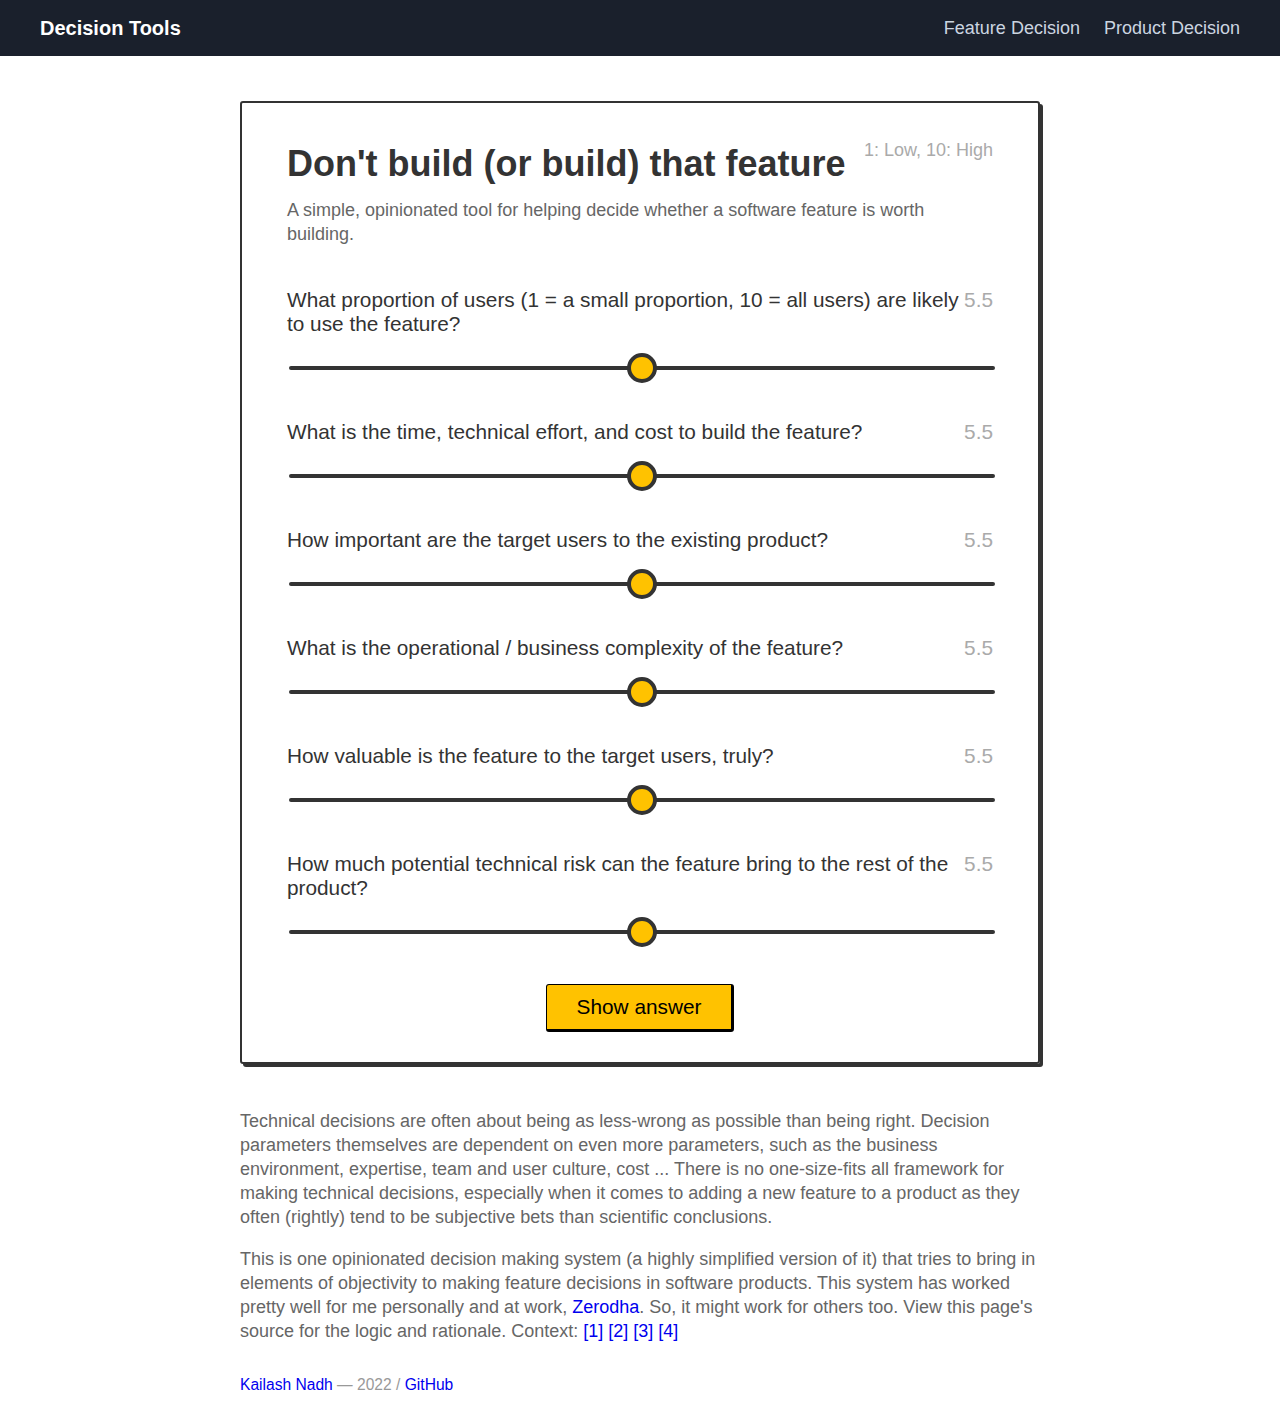
<file: index.html>
<!DOCTYPE html>
<html lang="en-US">
<head>
    <meta charset="utf-8" />
    <title>Don't build (or build) that feature</title>
    <meta name="description" content="A simple, opinionated decision system to help decide whether to build a software feature or not." />
    <link rel="shortcut icon" href="https://dont.build/favicon.png" />
    <meta property="og:image" content="https://dont.build/thumb.png">
    <meta name="viewport" content="width=device-width, initial-scale=1" />
    <link href="style.css?v=2" rel="stylesheet" type="text/css" />
</head>
<body>
    <nav class="navbar">
        <div class="nav-container">
            <a href="/" class="nav-brand">Decision Tools</a>
            <div class="nav-links">
                <a href="index.html" class="nav-link" id="feature-link">Feature Decision</a>
                <a href="product.html" class="nav-link" id="product-link">Product Decision</a>
            </div>
        </div>
    </nav>

<div class="container">
    <section class="box">
        <p class="help">1: Low, 10: High</p>
        <h1 class="title">Don't build (or build) that feature</h1>
        <p>A simple, opinionated tool for helping decide whether a software feature is worth building.</p>
        <br />
        <form class="form">
            <fieldset class="p-users">
                <span class="value"></span>
                <label>What proportion of users (1 = a small proportion, 10 = all users) are likely to use the feature?</label>
                <input type="range" min="1" max="10" step="0.5" value="5.5" />
            </fieldset> 
            <fieldset class="p-effort">
                <span class="value"></span>
                <label>What is the time, technical effort, and cost to build the feature?</label>
                <input type="range" min="1" max="10" step="0.5" value="5.5" />
            </fieldset>
            <fieldset class="p-user-value">
                <span class="value"></span>
                <label>How important are the target users to the existing product?</label>
                <input type="range" min="1" max="10" step="0.5" value="5.5" />
            </fieldset>
            <fieldset class="p-operational-complexity">
                <span class="value"></span>
                <label>What is the operational / business complexity of the feature?</label>
                <input type="range" min="1" max="10" step="0.5" value="5.5" />
            </fieldset>
            <fieldset class="p-feature-value">
                <span class="value"></span>
                <label>How valuable is the feature to the target users, truly?</label>
                <input type="range" min="1" max="10" step="0.5" value="5.5" />
            </fieldset>
            <fieldset class="p-negative-impact">
                <span class="value"></span>
                <label>How much potential technical risk can the feature bring to the rest of the product?</label>
                <input type="range" min="1" max="10" step="0.5" value="5.5" />
            </fieldset>
        </form>
        <div class="text-center">
          <button id="btn-toggle-answer">Show answer</button>
        </div>
        <div class="answer hide">
            <h1><span><span class="bool"></span> (<span class="percent"></span>)</span></h1>
            <textarea class="summary" readonly></textarea>
            <textarea hidden class="md-summary" readonly></textarea>
            <button class="copy">Copy</button>
            <button class="copy-md">Copy as Markdown</button>
        </div>
    </section>

    <noscript><h1>This page requires Javascript to function.</h1></noscript>

    <section>
        <p>
            Technical decisions are often about being as less-wrong as possible than being right.
            Decision parameters themselves are dependent on even more parameters, such as the business environment, expertise, team and user culture,
            cost ... There is no one-size-fits all framework for making technical decisions, especially when it comes
            to adding a new feature to a product as they often (rightly) tend to be subjective bets than scientific conclusions.
        </p>
        <p>
            This is one opinionated decision making system (a highly simplified version of it) that tries to bring in
            elements of objectivity to making feature decisions in software products. This system has worked pretty well for me personally
            and at work, <a href="https://zerodha.com">Zerodha</a>. So, it might work for others too. View this page's source for the logic and rationale. 
            Context:
            <a href="https://zerodha.tech/blog/hello-world/">[1]</a>
            <a href="https://zerodha.tech/blog/scaling-with-common-sense/">[2]</a>
            <a href="https://zerodha.tech/blog/being-future-ready-with-common-sense/">[3]</a>
            <a href="https://nadh.in/blog/fomo-yamo/">[4]</a>
        </p>
    </section>
    
    <footer><a href="https://nadh.in">Kailash Nadh</a> &mdash; 2022 / <a href="https://github.com/knadh/dont.build">GitHub</a></footer>
</div>


<script>
(function() {
    const params = [
        { weight: 0.10, value: 5.5, negative: false, name: 'p-users', },
        { weight: 0.20, value: 5.5, negative: false, name: 'p-user-value',},
        { weight: 0.20, value: 5.5, negative: false, name: 'p-feature-value',},
        { weight: 0.15, value: 5.5, negative: true,  name: 'p-effort', },
        { weight: 0.20, value: 5.5, negative: true,  name: 'p-negative-impact',},
        { weight: 0.15, value: 5.5, negative: true,  name: 'p-operational-complexity',},
    ]

    params.forEach((p, n) => {
        let net = 0;
        const inp = document.querySelector(`.${p.name} input`);

        inp.value = p.value;
        inp.oninput = (e) => {
            const val = parseFloat(e.target.value, 64);
            document.querySelector(`.${p.name} .value`).innerText = val;
            p.value = val;

            // Sum all weighted params.
            const sum = params.reduce((prev, pm) => {
                let v = pm.value;
                if (pm.negative) {
                    v = 10 - v;
                }

                return prev + (v / 10 * pm.weight);
            }, 0);

            // Display the results.
            const percent = `${(sum * 100).toFixed(0)}%`

            let b = 'Yes';
            if (sum < 0.5 && sum > 0.46) {
                b = `No, but a close call.`;
            } else if (sum < 0.48) {
                b = `No.`;
            } else if (sum > 0.5 && sum < 0.54) {
                b = `Yes, but a close call.`;
            } else if(sum === 0.5) {
                b = '50-50. Go with the gut.';
            }

            document.querySelector(".answer .percent").innerText = percent;
            document.querySelector(".answer .bool").innerText = b;

            // Print the summary in the textbox.
            let summary = '';
            let mdSummary = '||Question|Answer|\n|---|---|---|\n';
            document.querySelectorAll(".form fieldset").forEach((f, n) => {
                summary += `${n + 1}. ${f.querySelector("label").innerText} = ${f.querySelector("input").value}\n`;
                mdSummary += `|${n + 1}|${f.querySelector("label").innerText}|${f.querySelector("input").value}|\n`;
            });
            summary += `\n=> ${b} (${percent})`;
            mdSummary += `||Result:|${b} (${percent})|`;
            document.querySelector('.summary').value = summary;
            document.querySelector('.md-summary').value = mdSummary;
        };

        inp.dispatchEvent(new Event('input'));
    });
})();

(function () {
    const ans = document.querySelector('.answer');
    const btn = document.querySelector('#btn-toggle-answer');

    btn.addEventListener('click', function() {
        if(ans.style.display === 'block') {
            ans.style.display = 'none';
            btn.innerText = "Show answer";
        } else {
            ans.style.display = 'block';
            btn.innerText = "Hide answer";
        }
    });
})();

(function () {
    const copyBtn = document.querySelector('.copy');
    const copyMdBtn = document.querySelector('.copy-md');

    var copyToClipboard = function(val) {
        var tempTxt=document.createElement("textarea");
        tempTxt.value=val;
        document.body.appendChild(tempTxt);
        tempTxt.select();
        document.execCommand("copy");
        document.body.removeChild(tempTxt);

        let notice = document.createElement("span");
        notice.className = "notice visible";
        notice.innerHTML = "Copied to clipboard.";
        document.body.appendChild(notice);
        setTimeout(() => {
            document.body.removeChild(notice);
        }, 3000);
    }

    copyBtn.addEventListener('click', function() {
        copyToClipboard(document.querySelector('.summary').value);
    });

    copyMdBtn.addEventListener('click', function() {
        copyToClipboard(document.querySelector('.md-summary').value);
    });
})();


        document.addEventListener('DOMContentLoaded', function() {
            const currentPath = window.location.pathname;
            if (currentPath.includes('feature')) {
                document.getElementById('feature-link').classList.add('active');
            } else if (currentPath.includes('product')) {
                document.getElementById('product-link').classList.add('active');
            }
        });

</script>
</body>
</html>
</file>
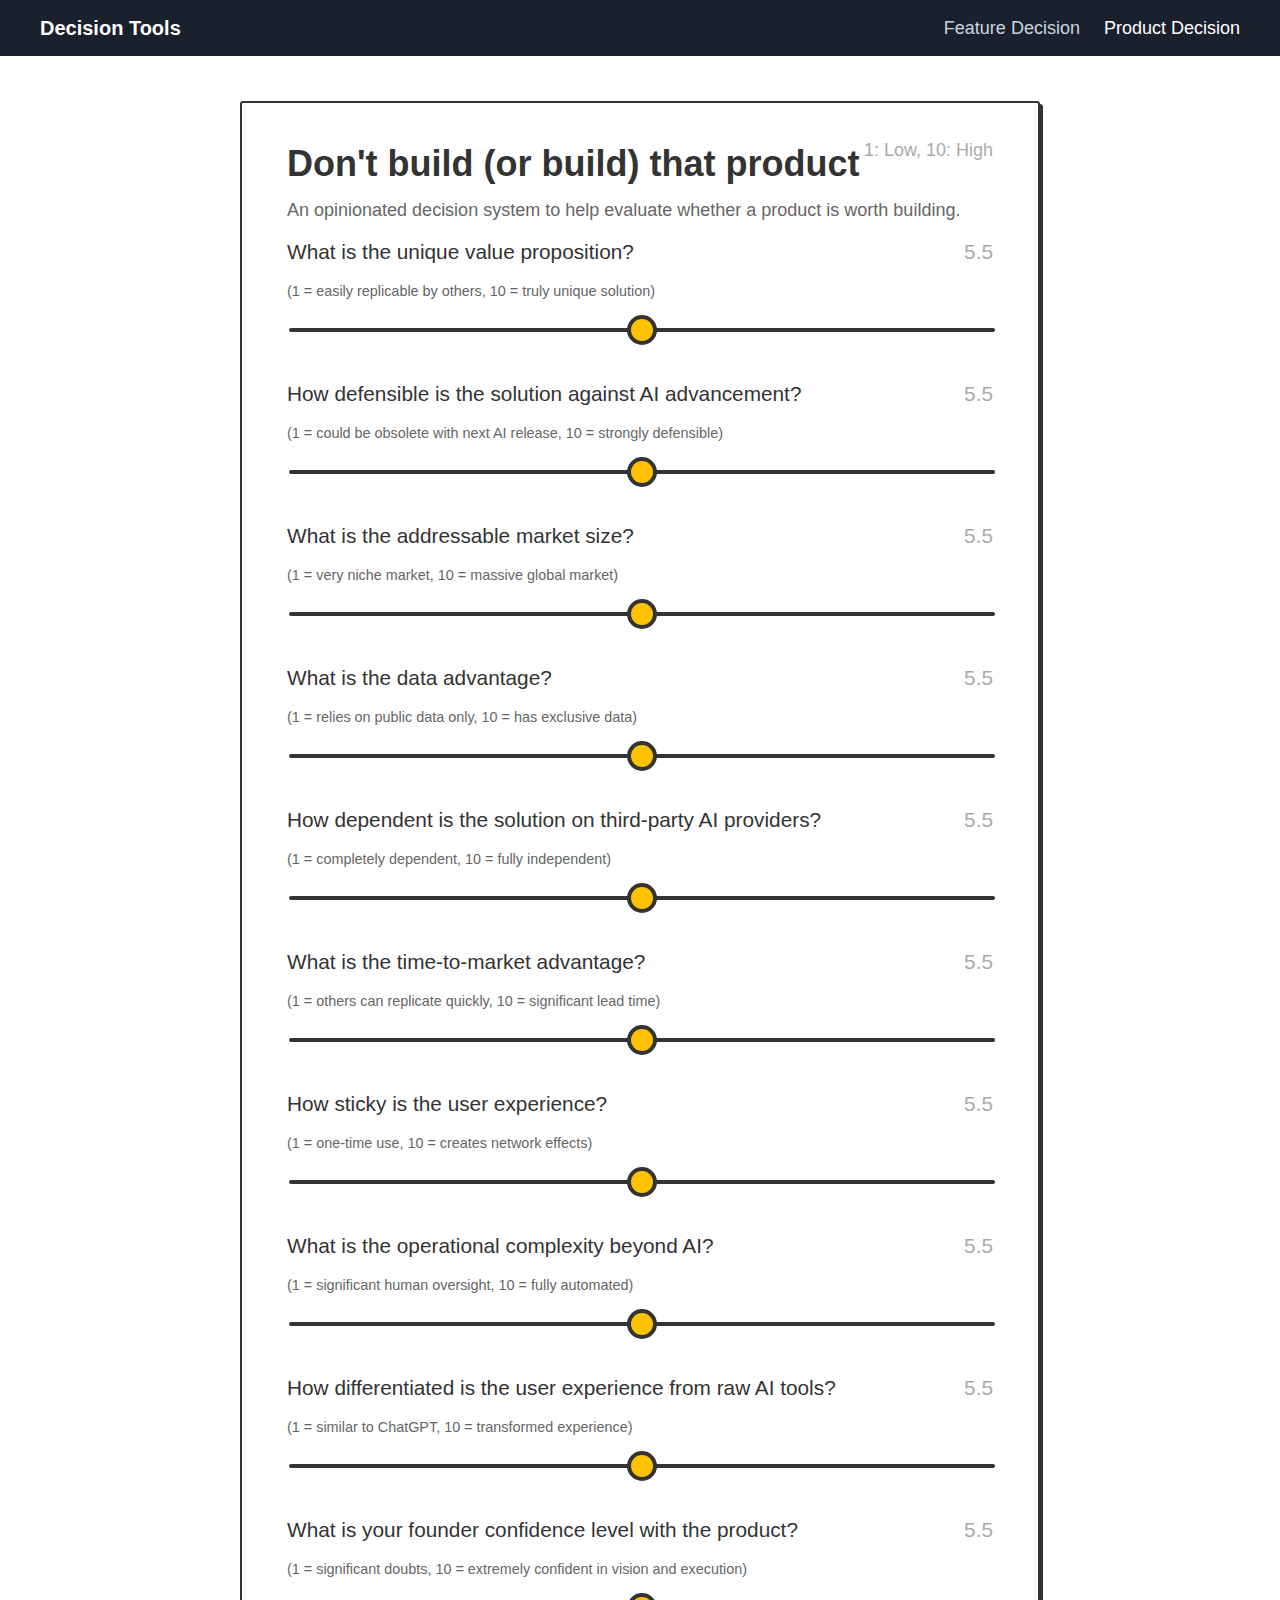
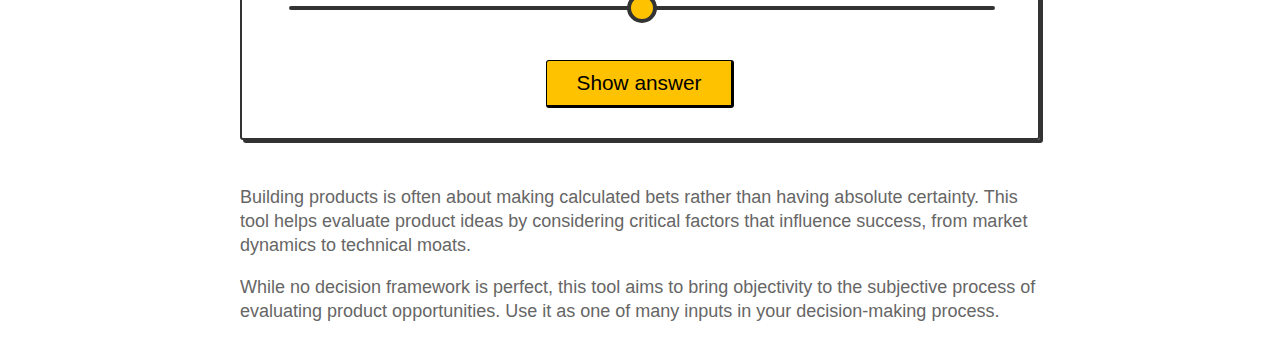
<file: product.html>
<!DOCTYPE html>
<html lang="en">
<head>
    <meta charset="utf-8" />
    <title>Don't build (or build) that product</title>
    <meta name="viewport" content="width=device-width, initial-scale=1" />
    <link href="style.css" rel="stylesheet" type="text/css" />
</head>
<body>
    <nav class="navbar">
        <div class="nav-container">
            <a href="/" class="nav-brand">Decision Tools</a>
            <div class="nav-links">
                <a href="index.html" class="nav-link" id="feature-link">Feature Decision</a>
                <a href="product.html" class="nav-link" id="product-link">Product Decision</a>
            </div>
        </div>
    </nav>
    <div class="container">
        <section class="box">
            <p class="help">1: Low, 10: High</p>
            <h1 class="title">Don't build (or build) that product</h1>
            <p>An opinionated decision system to help evaluate whether a product is worth building.</p>
            
            <form class="form">
                <fieldset>
                    <span class="value">5.5</span>
                    <label>What is the unique value proposition?</label>
                    <p class="description">(1 = easily replicable by others, 10 = truly unique solution)</p>
                    <input type="range" min="1" max="10" step="0.5" value="5.5" />
                </fieldset>

                <fieldset>
                    <span class="value">5.5</span>
                    <label>How defensible is the solution against AI advancement?</label>
                    <p class="description">(1 = could be obsolete with next AI release, 10 = strongly defensible)</p>
                    <input type="range" min="1" max="10" step="0.5" value="5.5" />
                </fieldset>

                <fieldset>
                    <span class="value">5.5</span>
                    <label>What is the addressable market size?</label>
                    <p class="description">(1 = very niche market, 10 = massive global market)</p>
                    <input type="range" min="1" max="10" step="0.5" value="5.5" />
                </fieldset>

                <fieldset>
                    <span class="value">5.5</span>
                    <label>What is the data advantage?</label>
                    <p class="description">(1 = relies on public data only, 10 = has exclusive data)</p>
                    <input type="range" min="1" max="10" step="0.5" value="5.5" />
                </fieldset>

                <fieldset>
                    <span class="value">5.5</span>
                    <label>How dependent is the solution on third-party AI providers?</label>
                    <p class="description">(1 = completely dependent, 10 = fully independent)</p>
                    <input type="range" min="1" max="10" step="0.5" value="5.5" />
                </fieldset>

                <fieldset>
                    <span class="value">5.5</span>
                    <label>What is the time-to-market advantage?</label>
                    <p class="description">(1 = others can replicate quickly, 10 = significant lead time)</p>
                    <input type="range" min="1" max="10" step="0.5" value="5.5" />
                </fieldset>

                <fieldset>
                    <span class="value">5.5</span>
                    <label>How sticky is the user experience?</label>
                    <p class="description">(1 = one-time use, 10 = creates network effects)</p>
                    <input type="range" min="1" max="10" step="0.5" value="5.5" />
                </fieldset>

                <fieldset>
                    <span class="value">5.5</span>
                    <label>What is the operational complexity beyond AI?</label>
                    <p class="description">(1 = significant human oversight, 10 = fully automated)</p>
                    <input type="range" min="1" max="10" step="0.5" value="5.5" />
                </fieldset>

                <fieldset>
                    <span class="value">5.5</span>
                    <label>How differentiated is the user experience from raw AI tools?</label>
                    <p class="description">(1 = similar to ChatGPT, 10 = transformed experience)</p>
                    <input type="range" min="1" max="10" step="0.5" value="5.5" />
                </fieldset>

                <fieldset>
                    <span class="value">5.5</span>
                    <label>What is your founder confidence level with the product?</label>
                    <p class="description">(1 = significant doubts, 10 = extremely confident in vision and execution)</p>
                    <input type="range" min="1" max="10" step="0.5" value="5.5" />
                </fieldset>
            </form>

            <div class="text-center">
                <button id="btn-toggle-answer">Show answer</button>
            </div>

            <div class="answer hide">
                <h1><span><span class="bool"></span> (<span class="percent"></span>)</span></h1>
                <textarea class="summary" readonly></textarea>
                <textarea hidden class="md-summary" readonly></textarea>
                <button class="copy">Copy</button>
                <button class="copy-md">Copy as Markdown</button>
            </div>
        </section>

        <section>
            <p>
                Building products is often about making calculated bets rather than having absolute certainty.
                This tool helps evaluate product ideas by considering critical factors that influence success,
                from market dynamics to technical moats.
            </p>
            <p>
                While no decision framework is perfect, this tool aims to bring objectivity to the subjective
                process of evaluating product opportunities. Use it as one of many inputs in your
                decision-making process.
            </p>
        </section>
    </div>

    <script>
    (function() {
        const questions = [
            { id: 1, weight: 0.15, value: 5.5, negative: false },
            { id: 2, weight: 0.15, value: 5.5, negative: false },
            { id: 3, weight: 0.10, value: 5.5, negative: false },
            { id: 4, weight: 0.10, value: 5.5, negative: false },
            { id: 5, weight: 0.10, value: 5.5, negative: true },
            { id: 6, weight: 0.05, value: 5.5, negative: false },
            { id: 7, weight: 0.10, value: 5.5, negative: false },
            { id: 8, weight: 0.05, value: 5.5, negative: true },
            { id: 9, weight: 0.10, value: 5.5, negative: false },
            { id: 10, weight: 0.10, value: 5.5, negative: false }
        ];

        document.querySelectorAll("fieldset").forEach((fieldset, index) => {
            const input = fieldset.querySelector("input");
            const valueSpan = fieldset.querySelector(".value");

            input.oninput = (e) => {
                const val = parseFloat(e.target.value);
                valueSpan.innerText = val;
                questions[index].value = val;

                // Calculate weighted sum
                const sum = questions.reduce((prev, q) => {
                    let v = q.value;
                    if (q.negative) {
                        v = 10 - v;
                    }
                    return prev + (v / 10 * q.weight);
                }, 0);

                // Display the results
                const percent = `${(sum * 100).toFixed(0)}%`;
                
                let recommendation = '';
                if (sum >= 0.8) {
                    recommendation = 'Strong Build - This product has significant potential';
                } else if (sum >= 0.6) {
                    recommendation = 'Consider Building - Good potential but evaluate risks';
                } else if (sum >= 0.4) {
                    recommendation = 'Caution - Need significant differentiation';
                } else {
                    recommendation = "Don't Build - High risk of commoditization";
                }

                document.querySelector(".answer .percent").innerText = percent;
                document.querySelector(".answer .bool").innerText = recommendation.split(' - ')[0];

                // Update summary
                let summary = '';
                let mdSummary = '||Question|Answer|\n|---|---|---|\n';
                document.querySelectorAll("fieldset").forEach((f, n) => {
                    summary += `${n + 1}. ${f.querySelector("label").innerText} = ${f.querySelector("input").value}\n`;
                    mdSummary += `|${n + 1}|${f.querySelector("label").innerText}|${f.querySelector("input").value}|\n`;
                });
                summary += `\n=> ${recommendation} (${percent})`;
                mdSummary += `||Result:|${recommendation} (${percent})|`;
                document.querySelector('.summary').value = summary;
                document.querySelector('.md-summary').value = mdSummary;
            };
        });

        // Initialize all sliders
        document.querySelectorAll("input[type=range]").forEach(input => {
            input.dispatchEvent(new Event('input'));
        });
    })();

    (function () {
        const ans = document.querySelector('.answer');
        const btn = document.querySelector('#btn-toggle-answer');

        btn.addEventListener('click', function() {
            if(ans.style.display === 'block') {
                ans.style.display = 'none';
                btn.innerText = "Show answer";
            } else {
                ans.style.display = 'block';
                btn.innerText = "Hide answer";
            }
        });
    })();

    (function () {
        const copyBtn = document.querySelector('.copy');
        const copyMdBtn = document.querySelector('.copy-md');

        var copyToClipboard = function(val) {
            var tempTxt = document.createElement("textarea");
            tempTxt.value = val;
            document.body.appendChild(tempTxt);
            tempTxt.select();
            document.execCommand("copy");
            document.body.removeChild(tempTxt);

            let notice = document.createElement("span");
            notice.className = "notice visible";
            notice.innerHTML = "Copied to clipboard.";
            document.body.appendChild(notice);
            setTimeout(() => {
                document.body.removeChild(notice);
            }, 3000);
        }

        copyBtn.addEventListener('click', function() {
            copyToClipboard(document.querySelector('.summary').value);
        });

        copyMdBtn.addEventListener('click', function() {
            copyToClipboard(document.querySelector('.md-summary').value);
        });
    })();

    document.addEventListener('DOMContentLoaded', function() {
        const currentPath = window.location.pathname;
        if (currentPath.includes('feature')) {
            document.getElementById('feature-link').classList.add('active');
        } else if (currentPath.includes('product')) {
            document.getElementById('product-link').classList.add('active');
        }
    });
    </script>
</body>
</html>
</file>
<file: style.css>
:root {
    --primary: #ffc200;
    --secondary: #333;
}

* {
    box-sizing: border-box;
}

html, body {
    margin: 0;
}

body {
    font-family: 'Helvetica Neue', 'Segoe UI', Arial, sans-serif;
    font-size: 18px;
    line-height: 24px;
    color: var(--secondary);
    height: 100%;
    margin: 0;
    padding: 0;
}

h1, h2, h3 {
  line-height: 2rem;
}

a {
    text-decoration: none;
}

p {
  color: #666;
}

fieldset {
  padding: 0;
  margin: 0;
  border: 0;
}

input[type="range"] {
  -webkit-appearance: none;
  width: 100%;
  height: 4px;
  background: var(--secondary);
  border-radius: 3px;
}

input[type="range"]::-webkit-slider-thumb {
  -webkit-appearance: none;
  background: var(--primary);
  height: 30px;
  width: 30px;
  border-radius: 50%;
  cursor: pointer;
  border: 4px solid var(--secondary);
}

input[type="range"]::-moz-range-thumb {
  background: var(--primary);
  border-radius: 100%;
  height: 20px;
  width: 20px;
  cursor: pointer;
  border: 4px solid var(--secondary);
}

input[type=range]::-webkit-slider-runnable-track  {
  -webkit-appearance: none;
  box-shadow: none;
  border: none;
  background: transparent;
}
.navbar {
  background-color: #1a202c;
  padding: 1rem;
  margin-bottom: 2rem;
}

.nav-container {
  max-width: 1200px;
  margin: 0 auto;
  display: flex;
  justify-content: space-between;
  align-items: center;
}

.nav-brand {
  color: white;
  font-weight: bold;
  font-size: 1.25rem;
  text-decoration: none;
}

.nav-links {
  display: flex;
  gap: 1.5rem;
}

.nav-link {
  color: #cbd5e0;
  text-decoration: none;
  transition: color 0.2s;
}

.nav-link:hover {
  color: white;
}

.nav-link.active {
  color: white;
  font-weight: 500;
}


button {
    background: var(--primary);
    cursor: pointer;
    border-color: #000;
    padding: 10px 30px;
    font-size: 1.3rem;
    border-width: 1px 3px 3px 1px;
    border-style: solid;
    border-radius: 3px;
}
    button:hover {
        background: #aaa;
    }

.text-center {
  text-align: center;
}

.container {
    max-width: 800px;
    margin: 45px auto 30px auto;
}
.box {
    padding: 30px 45px;
    border: 1px solid #ddd;
    border-radius: 3px;
    border: 2px solid var(--secondary);
    box-shadow: 3px 3px 0px var(--secondary);   
    margin-bottom: 45px;
}

.container .title {
  margin: 15px 0 0px 0;
}

.help {
  margin-top: 5px;
}

.form {
  clear: both;
}
.form fieldset {
  font-size: 1.3rem;
  margin-bottom: 45px;
}
  .form label {
    display: block;
    margin-bottom: 15px;
  }
  .form .value, .help {
    float: right;
    color: #aaa;
  }

.answer {
  text-align: center;
  display: none;
}
.answer h1 {
  margin: 30px 0;
  font-size: 3rem;
  line-height: 3rem;
}
  .answer span {
    display: inline-block;
    background: var(--primary);
  }
  .answer .summary {
    font-family: monospace;
    width: 100%;
    padding: 10px;
    min-height: 200px;
  }

footer {
  margin: 30px auto;
  color: #999;
  font-size: 0.975rem;
}

@media (max-width: 800px) {
  .container {
    max-width: none;
    margin: 20px 30px 20px 20px;
    padding: 0;
  }
  .box {
    padding: 0;
    border: 0;
    box-shadow: none;    
  }
  .help {
    float: none;
  }
  .form label {
    float: left;
    max-width: 90%;
  }
}


@media (max-width: 400px) {
  .form label {
    max-width: 70%;
  }
}

.notice {
  position: fixed;
  top: 30px;
  left: 0;
  right: 0;
  width: 250px;
  margin: auto;
  padding: 12px;
  font-size: 14px;
  font-weight: 700;
  text-align: center;
  background: var(--primary);
  z-index: 100;
  visibility: hidden;
  border-radius: 3px;
  border: 2px solid var(--secondary);
  box-shadow: 3px 3px 0px var(--secondary);   
}

.notice.visible {
  visibility: visible;
  -webkit-animation: fadein 0.5s, fadeout 0.5s 2.5s;
          animation: fadein 0.5s, fadeout 0.5s 2.5s;
  -webkit-animation-fill-mode: forwards;
          animation-fill-mode: forwards;
}

.description {
  color: #666;
  font-size: 0.9rem;
  margin: 0 0 10px 0;
}

@-webkit-keyframes fadein {
  from {
    top: 0;
    opacity: 0;
  }
  to {
    top: 30px;
    opacity: 1;
  }
}

@keyframes fadein {
  from {
    top: 0;
    opacity: 0;
  }
  to {
    top: 30px;
    opacity: 1;
  }
}
@-webkit-keyframes fadeout {
  from {
    opacity: 1;
  }
  to {
    opacity: 0;
  }
}
@keyframes fadeout {
  from {
    opacity: 1;
  }
  to {
    opacity: 0;
  }
}
</file>
